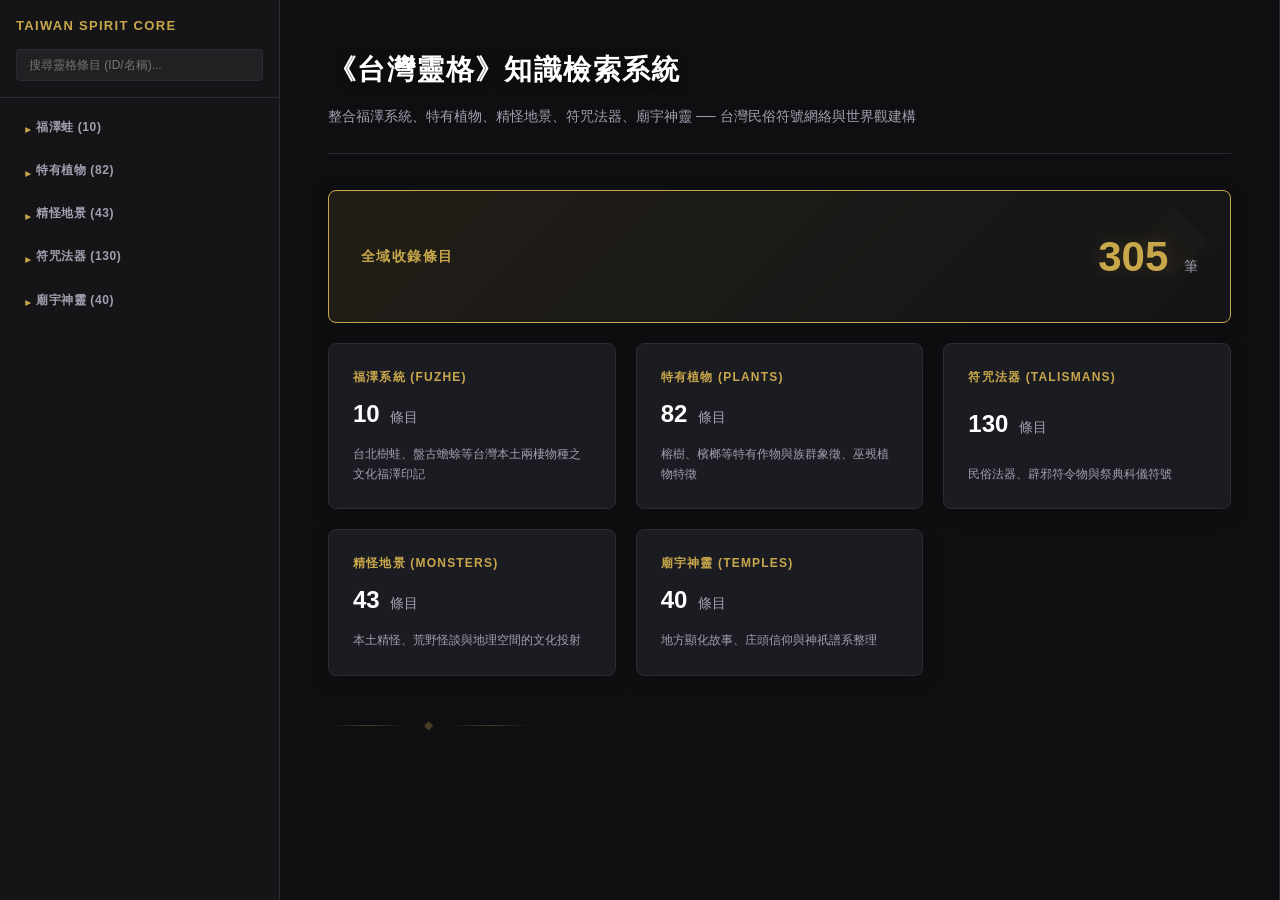
<file: index.html>
<!DOCTYPE html>
<html lang="zh-Hant">
<head>
  <meta charset="UTF-8">
  <meta name="viewport" content="width=device-width, initial-scale=1.0">
  <title>TaiwanSpiritCore — 台灣靈格系統</title>
  <link rel="stylesheet" href="dashboard.css">
</head>
<body>
  <div class="layout" id="app-layout">
    
    <!-- 左側側邊欄 -->
    <aside id="sidebar">
      <div class="sidebar-header">
        <span class="sidebar-title">Taiwan Spirit Core</span>
        <input type="text" id="search-input" placeholder="搜尋靈格條目 (ID/名稱)..." autocomplete="off">
      </div>
      <nav class="tree" id="tree-container" aria-label="知識樹">
        <!-- 知識樹會在此動態生成 -->
      </nav>
    </aside>

    <!-- 右側主要內容區 -->
    <main id="content">
      <!-- 初始預設頁面 -->
      <div class="content-placeholder">
        <h1>TaiwanSpiritCore 台灣靈格</h1>
        <p>請選擇左側條目或進行搜尋。</p>
        <div class="brand-decorative">
          <div class="line"></div>
          <div class="symbol">◆</div>
          <div class="line"></div>
        </div>
      </div>
    </main>

  </div>

  <!-- 載入本地資料庫 -->
  <script src="data/database.js"></script>
  <!-- 載入相關模組 -->
  <script src="modules/data-loader.js"></script>
  <script src="modules/router.js"></script>
  <script src="modules/search.js"></script>
  <script src="modules/renderer.js"></script>
  <script src="modules/stitch-interface.js"></script>
  <script src="modules/figma-interface.js"></script>
  <!-- 載入主應用程式進入點 -->
  <script src="app.js"></script>
</body>
</html>
</file>
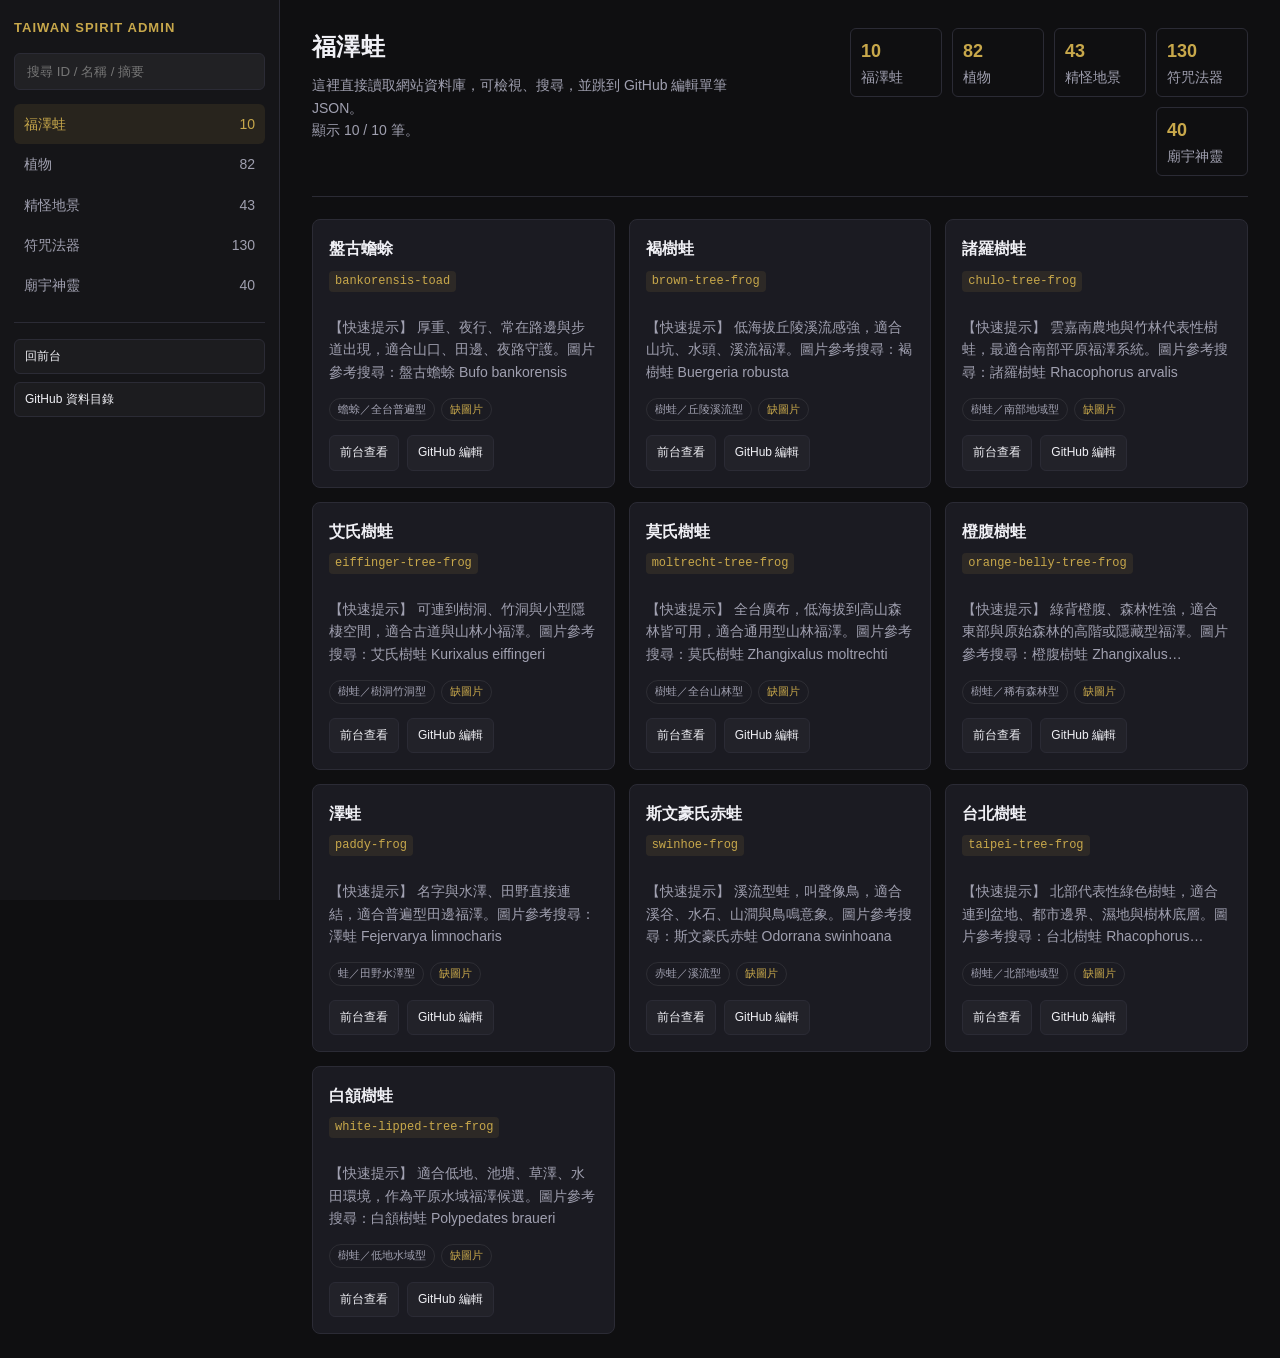
<file: admin/index.html>
<!DOCTYPE html>
<html lang="zh-Hant">
<head>
  <meta charset="utf-8">
  <meta name="viewport" content="width=device-width, initial-scale=1.0">
  <title>《台灣靈格》資料後台</title>
  <style>
    :root {
      --bg: #0f0f11;
      --panel: #151518;
      --card: #1b1b22;
      --border: #2b2b35;
      --text: #f0f0f5;
      --muted: #a0a0b0;
      --accent: #c8a84b;
      --blue: #4a90e2;
      --green: #2ecc71;
    }

    * { box-sizing: border-box; }

    body {
      margin: 0;
      min-height: 100vh;
      background: var(--bg);
      color: var(--text);
      font: 14px/1.6 "PingFang TC", "Noto Sans TC", "Microsoft JhengHei", sans-serif;
    }

    .admin-shell {
      display: grid;
      grid-template-columns: 280px minmax(0, 1fr);
      min-height: 100vh;
    }

    .sidebar {
      background: var(--panel);
      border-right: 1px solid var(--border);
      padding: 18px 14px;
      position: sticky;
      top: 0;
      height: 100vh;
      overflow: auto;
    }

    .brand {
      color: var(--accent);
      font-size: 13px;
      font-weight: 700;
      letter-spacing: 0.08em;
      margin-bottom: 14px;
    }

    .search {
      width: 100%;
      border: 1px solid var(--border);
      border-radius: 6px;
      background: rgba(255,255,255,0.05);
      color: var(--text);
      padding: 10px 12px;
      outline: none;
      margin-bottom: 14px;
    }

    .search:focus { border-color: var(--accent); }

    .nav-button {
      display: flex;
      justify-content: space-between;
      width: 100%;
      border: 0;
      border-radius: 6px;
      background: transparent;
      color: var(--muted);
      padding: 9px 10px;
      cursor: pointer;
      text-align: left;
      font: inherit;
    }

    .nav-button:hover,
    .nav-button.active {
      background: rgba(200,168,75,0.1);
      color: var(--accent);
    }

    .side-links {
      border-top: 1px solid var(--border);
      margin-top: 16px;
      padding-top: 16px;
      display: grid;
      gap: 8px;
    }

    .side-links a,
    .card-actions a {
      color: var(--text);
      text-decoration: none;
      border: 1px solid var(--border);
      border-radius: 6px;
      padding: 7px 10px;
      font-size: 12px;
      background: rgba(255,255,255,0.03);
    }

    .side-links a:hover,
    .card-actions a:hover {
      border-color: var(--accent);
      color: var(--accent);
    }

    .main {
      padding: 28px 32px;
      min-width: 0;
    }

    .header {
      display: flex;
      justify-content: space-between;
      gap: 24px;
      align-items: flex-start;
      border-bottom: 1px solid var(--border);
      padding-bottom: 20px;
      margin-bottom: 22px;
    }

    h1 {
      margin: 0 0 8px;
      font-size: 24px;
      letter-spacing: 0.02em;
    }

    .subtitle,
    .meta {
      color: var(--muted);
      margin: 0;
    }

    .stats {
      display: flex;
      gap: 10px;
      flex-wrap: wrap;
      justify-content: flex-end;
    }

    .stat {
      border: 1px solid var(--border);
      border-radius: 6px;
      padding: 8px 10px;
      color: var(--muted);
      min-width: 92px;
    }

    .stat strong {
      display: block;
      color: var(--accent);
      font-size: 18px;
    }

    .grid {
      display: grid;
      grid-template-columns: repeat(auto-fill, minmax(280px, 1fr));
      gap: 14px;
    }

    .entry-card {
      background: var(--card);
      border: 1px solid var(--border);
      border-radius: 8px;
      padding: 16px;
      min-width: 0;
    }

    .entry-title {
      margin: 0 0 6px;
      font-size: 16px;
      overflow-wrap: anywhere;
    }

    .entry-id {
      display: inline-block;
      color: var(--accent);
      background: rgba(200,168,75,0.1);
      border-radius: 4px;
      padding: 2px 6px;
      font: 12px/1.4 monospace;
      margin-bottom: 10px;
      overflow-wrap: anywhere;
    }

    .summary {
      color: var(--muted);
      display: -webkit-box;
      -webkit-line-clamp: 3;
      -webkit-box-orient: vertical;
      overflow: hidden;
      min-height: 68px;
    }

    .chips {
      display: flex;
      flex-wrap: wrap;
      gap: 6px;
      margin: 12px 0;
    }

    .chip {
      border: 1px solid rgba(255,255,255,0.08);
      border-radius: 999px;
      padding: 2px 8px;
      color: var(--muted);
      font-size: 11px;
    }

    .chip.image-ok { color: var(--green); }
    .chip.image-missing { color: var(--accent); }

    .card-actions {
      display: flex;
      flex-wrap: wrap;
      gap: 8px;
      margin-top: 14px;
    }

    .empty {
      border: 1px dashed var(--border);
      color: var(--muted);
      padding: 28px;
      border-radius: 8px;
      text-align: center;
    }

    @media (max-width: 760px) {
      .admin-shell { display: block; }
      .sidebar {
        position: static;
        height: auto;
        border-right: 0;
        border-bottom: 1px solid var(--border);
      }
      .main { padding: 22px 18px; }
      .header { display: block; }
      .stats { justify-content: flex-start; margin-top: 16px; }
    }
  </style>
</head>
<body>
  <div class="admin-shell">
    <aside class="sidebar">
      <div class="brand">TAIWAN SPIRIT ADMIN</div>
      <input class="search" id="search" type="search" placeholder="搜尋 ID / 名稱 / 摘要">
      <nav id="theme-nav"></nav>
      <div class="side-links">
        <a href="../">回前台</a>
        <a href="https://github.com/Lxontw/TaiwanSpiritCore/tree/main/data" target="_blank" rel="noreferrer">GitHub 資料目錄</a>
      </div>
    </aside>

    <main class="main">
      <header class="header">
        <div>
          <h1 id="page-title">資料後台</h1>
          <p class="subtitle">這裡直接讀取網站資料庫，可檢視、搜尋，並跳到 GitHub 編輯單筆 JSON。</p>
          <p class="meta" id="status">正在載入資料...</p>
        </div>
        <div class="stats" id="stats"></div>
      </header>
      <section class="grid" id="entries"></section>
    </main>
  </div>

  <script src="../data/database.js"></script>
  <script>
    const THEMES = [
      ['fuzhe', '福澤蛙'],
      ['plants', '植物'],
      ['monsters', '精怪地景'],
      ['talismans', '符咒法器'],
      ['temples', '廟宇神靈']
    ];

    const REPO_EDIT_BASE = 'https://github.com/Lxontw/TaiwanSpiritCore/edit/main';
    let activeTheme = 'fuzhe';
    let query = '';

    const navEl = document.getElementById('theme-nav');
    const entriesEl = document.getElementById('entries');
    const statsEl = document.getElementById('stats');
    const statusEl = document.getElementById('status');
    const titleEl = document.getElementById('page-title');
    const searchEl = document.getElementById('search');

    function encodeRoute(value) {
      return encodeURIComponent(String(value || ''));
    }

    function escapeHtml(value) {
      return String(value ?? '')
        .replace(/&/g, '&amp;')
        .replace(/</g, '&lt;')
        .replace(/>/g, '&gt;')
        .replace(/"/g, '&quot;')
        .replace(/'/g, '&#39;');
    }

    function getDb() {
      return window.TAIWAN_SPIRIT_DB || {};
    }

    function itemText(item) {
      return [
        item.id,
        item.title,
        item.subtitle,
        item.category,
        item.content?.summary,
        ...(item.content?.regions || []),
        ...(item.content?.cities || []),
        ...(item.content?.landscapes || [])
      ].join(' ').toLowerCase();
    }

    function editPath(theme, id) {
      return `${REPO_EDIT_BASE}/data/${theme}/${id}.json`;
    }

    function renderNav() {
      const db = getDb();
      navEl.innerHTML = THEMES.map(([theme, label]) => {
        const count = Array.isArray(db[theme]) ? db[theme].length : 0;
        return `<button class="nav-button ${theme === activeTheme ? 'active' : ''}" data-theme="${theme}">
          <span>${label}</span><span>${count}</span>
        </button>`;
      }).join('');

      navEl.querySelectorAll('button').forEach(button => {
        button.addEventListener('click', () => {
          activeTheme = button.dataset.theme;
          render();
        });
      });
    }

    function renderStats() {
      const db = getDb();
      statsEl.innerHTML = THEMES.map(([theme, label]) => {
        const count = Array.isArray(db[theme]) ? db[theme].length : 0;
        return `<div class="stat"><strong>${count}</strong>${label}</div>`;
      }).join('');
    }

    function renderEntries() {
      const db = getDb();
      const items = Array.isArray(db[activeTheme]) ? db[activeTheme] : [];
      const q = query.trim().toLowerCase();
      const filtered = q ? items.filter(item => itemText(item).includes(q)) : items;
      const label = THEMES.find(([theme]) => theme === activeTheme)?.[1] || activeTheme;

      titleEl.textContent = label;
      statusEl.textContent = `顯示 ${filtered.length} / ${items.length} 筆。`;

      if (filtered.length === 0) {
        entriesEl.innerHTML = '<div class="empty">沒有符合搜尋條件的資料。</div>';
        return;
      }

      entriesEl.innerHTML = filtered.map(item => {
        const summary = item.content?.summary || '暫無摘要';
        const hasImage = Boolean(item.image);
        const frontendUrl = `../#/theme/${encodeRoute(activeTheme)}/item/${encodeRoute(item.id)}`;
        return `<article class="entry-card">
          <h2 class="entry-title">${escapeHtml(item.title || item.id)}</h2>
          <span class="entry-id">${escapeHtml(item.id)}</span>
          <p class="summary">${escapeHtml(summary)}</p>
          <div class="chips">
            <span class="chip">${escapeHtml(item.category || '未分類')}</span>
            <span class="chip ${hasImage ? 'image-ok' : 'image-missing'}">${hasImage ? '有圖片' : '缺圖片'}</span>
          </div>
          <div class="card-actions">
            <a href="${frontendUrl}">前台查看</a>
            <a href="${editPath(activeTheme, encodeURIComponent(item.id))}" target="_blank" rel="noreferrer">GitHub 編輯</a>
          </div>
        </article>`;
      }).join('');
    }

    function render() {
      renderNav();
      renderStats();
      renderEntries();
    }

    searchEl.addEventListener('input', event => {
      query = event.target.value;
      renderEntries();
    });

    if (!window.TAIWAN_SPIRIT_DB) {
      statusEl.textContent = '資料庫載入失敗，請確認 data/database.js 是否存在。';
      entriesEl.innerHTML = '<div class="empty">無法載入資料。</div>';
    } else {
      render();
    }
  </script>
</body>
</html>
</file>
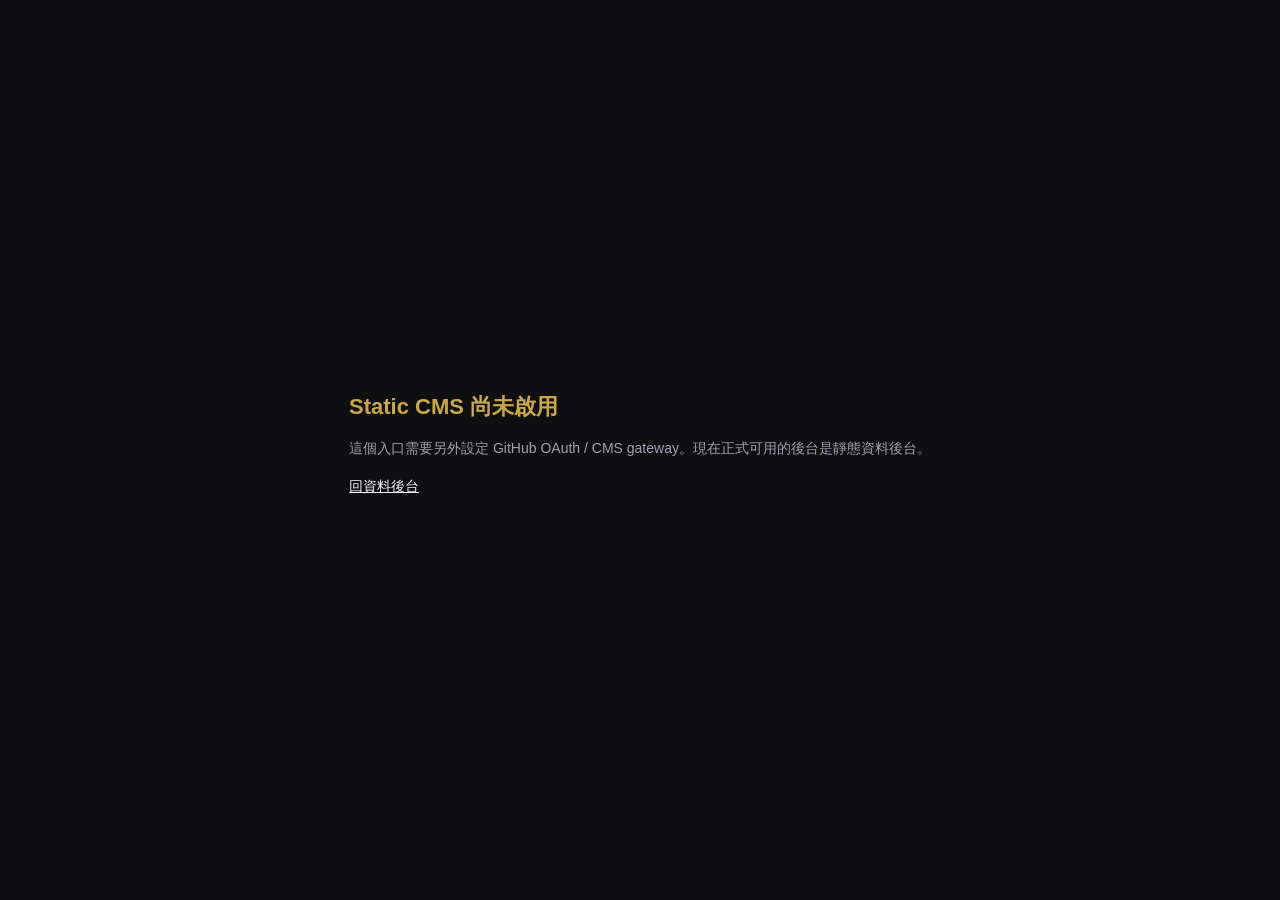
<file: admin/cms.html>
<!DOCTYPE html>
<html lang="zh-Hant">
<head>
  <meta charset="utf-8">
  <meta name="viewport" content="width=device-width, initial-scale=1.0">
  <title>Static CMS 尚未啟用</title>
  <style>
    body {
      margin: 0;
      min-height: 100vh;
      display: grid;
      place-items: center;
      background: #0f0f11;
      color: #f0f0f5;
      font: 14px/1.7 "PingFang TC", "Noto Sans TC", "Microsoft JhengHei", sans-serif;
    }

    main {
      max-width: 680px;
      padding: 28px;
    }

    h1 {
      margin: 0 0 12px;
      font-size: 22px;
      color: #c8a84b;
    }

    p {
      color: #a0a0b0;
      margin: 0 0 14px;
    }

    a {
      color: #f0f0f5;
    }
  </style>
</head>
<body>
  <main>
    <h1>Static CMS 尚未啟用</h1>
    <p>這個入口需要另外設定 GitHub OAuth / CMS gateway。現在正式可用的後台是靜態資料後台。</p>
    <p><a href="./">回資料後台</a></p>
  </main>
</body>
</html>
</file>
<file: dashboard.css>
/* ==========================================
   TaiwanSpiritCore — 全域設計系統 (Dark & Gold)
   ========================================== */

:root {
  --bg-dark: #0f0f11;
  --bg-sidebar: #151518;
  --bg-sidebar-hover: #262626;
  --bg-content: #121212;
  --bg-card: #1b1b22;
  --border-color: #2b2b35;
  --border-gold: rgba(200, 168, 75, 0.2);
  --text-primary: #f0f0f5;
  --text-secondary: #a0a0b0;
  --accent-gold: #c8a84b;
  --accent-gold-hover: #e0be5a;
  --font-family: "PingFang TC", "Noto Sans TC", "Microsoft JhengHei", sans-serif;
  --transition-smooth: all 0.3s cubic-bezier(0.25, 0.8, 0.25, 1);
}

*,
*::before,
*::after {
  box-sizing: border-box;
  margin: 0;
  padding: 0;
}

html,
body {
  height: 100%;
  font-family: var(--font-family);
  font-size: 14px;
  line-height: 1.6;
  color: var(--text-primary);
  background: var(--bg-dark);
  overflow: hidden;
}

/* ==========================================
   SPA Layout 排版
   ========================================== */

.layout {
  display: grid;
  grid-template-columns: 280px minmax(0, 1fr);
  grid-template-areas: "sidebar content";
  height: 100vh;
  overflow: hidden;
}

/* 原有 dashboard 結構適配 */
.dashboard {
  display: grid;
  grid-template-columns: 260px minmax(0, 1fr) 280px;
  grid-template-rows: 1fr 32px;
  grid-template-areas:
    "sidebar content assistant"
    "statusbar statusbar statusbar";
  height: 100vh;
  overflow: hidden;
}

.dashboard.sidebar-collapsed {
  grid-template-columns: 0 1fr 280px;
}

/* ==========================================
   左側側邊欄 (Sidebar & Knowledge Tree)
   ========================================== */

#sidebar,
.sidebar {
  grid-area: sidebar;
  display: flex;
  flex-direction: column;
  min-width: 0;
  background: var(--bg-sidebar);
  color: var(--text-secondary);
  overflow: hidden;
  border-right: 1px solid var(--border-color);
}

.sidebar-header {
  padding: 16px;
  border-bottom: 1px solid var(--border-color);
  flex-shrink: 0;
}

.sidebar-title {
  display: block;
  font-size: 13px;
  font-weight: 700;
  letter-spacing: 0.1em;
  text-transform: uppercase;
  color: var(--accent-gold);
  margin-bottom: 12px;
}

#search-input {
  width: 100%;
  background: rgba(255, 255, 255, 0.05);
  border: 1px solid var(--border-color);
  border-radius: 4px;
  color: var(--text-primary);
  padding: 8px 12px;
  font-size: 12px;
  outline: none;
  transition: var(--transition-smooth);
}

#search-input:focus {
  border-color: var(--accent-gold);
  background: rgba(255, 255, 255, 0.08);
  box-shadow: 0 0 8px rgba(200, 168, 75, 0.15);
}

.tree {
  overflow-y: auto;
  flex: 1;
  padding: 12px 8px;
}

.tree-group {
  margin-bottom: 8px;
  transition: var(--transition-smooth);
}

.tree-group-toggle {
  display: flex;
  align-items: center;
  width: 100%;
  background: none;
  border: none;
  color: var(--text-secondary);
  cursor: pointer;
  font-size: 12px;
  font-weight: 600;
  letter-spacing: 0.05em;
  padding: 8px 12px;
  text-align: left;
  border-radius: 4px;
  transition: var(--transition-smooth);
}

.tree-group-toggle:hover {
  color: var(--text-primary);
  background: var(--bg-sidebar-hover);
}

.tree-group-toggle .arrow {
  display: inline-block;
  width: 16px;
  font-size: 10px;
  color: var(--accent-gold);
  transition: transform 0.2s ease;
}

.tree-group.collapsed .tree-items {
  display: none;
}

.tree-items {
  list-style: none;
  padding-left: 12px;
  margin-top: 4px;
}

.tree-item {
  margin-bottom: 2px;
}

.tree-item a,
.tree-item button {
  display: flex;
  align-items: center;
  width: 100%;
  background: none;
  border: none;
  color: var(--text-secondary);
  text-decoration: none;
  cursor: pointer;
  font-size: 12px;
  padding: 6px 12px;
  text-align: left;
  border-radius: 4px;
  transition: var(--transition-smooth);
}

.tree-item a:hover,
.tree-item button:hover {
  background: var(--bg-sidebar-hover);
  color: var(--text-primary);
}

.tree-item.active a,
.tree-item button.active {
  background: rgba(200, 168, 75, 0.1);
  color: var(--accent-gold);
  border-left: 3px solid var(--accent-gold);
  border-top-left-radius: 0;
  border-bottom-left-radius: 0;
  padding-left: 9px;
  font-weight: 600;
}

.tree-item .tree-id {
  flex: 0 0 auto;
  color: var(--text-secondary);
  opacity: 0.5;
  font-size: 10px;
  font-family: monospace;
  margin-right: 8px;
  background: rgba(255, 255, 255, 0.05);
  padding: 1px 4px;
  border-radius: 2px;
}

.tree-item .tree-title {
  min-width: 0;
  overflow: hidden;
  text-overflow: ellipsis;
  white-space: nowrap;
}

.tree-item.active .tree-id {
  opacity: 0.8;
  background: rgba(200, 168, 75, 0.2);
  color: var(--accent-gold);
}

/* ==========================================
   右側內容區 (Main Content)
   ========================================== */

#content,
.content {
  grid-area: content;
  display: flex;
  flex-direction: column;
  min-width: 0;
  background: var(--bg-dark);
  overflow-y: auto;
  border-right: 1px solid var(--border-color);
  position: relative;
}

/* 滾動條樣式優化 */
::-webkit-scrollbar {
  width: 6px;
  height: 6px;
}
::-webkit-scrollbar-track {
  background: transparent;
}
::-webkit-scrollbar-thumb {
  background: var(--border-color);
  border-radius: 3px;
}
::-webkit-scrollbar-thumb:hover {
  background: var(--accent-gold);
}

/* 麵包屑導航 */
.breadcrumbs {
  font-size: 11px;
  color: var(--text-secondary);
  margin-bottom: 12px;
  letter-spacing: 0.05em;
}

.breadcrumbs a {
  color: var(--text-secondary);
  text-decoration: none;
  transition: var(--transition-smooth);
}

.breadcrumbs a:hover {
  color: var(--accent-gold);
}

.breadcrumbs span {
  color: var(--accent-gold);
}

.content-header {
  padding: 32px 40px 20px;
  border-bottom: 1px solid var(--border-color);
  flex-shrink: 0;
  background: linear-gradient(180deg, rgba(200, 168, 75, 0.02) 0%, transparent 100%);
}

.content-title {
  font-size: 26px;
  font-weight: 700;
  color: #ffffff;
  letter-spacing: 0.02em;
  margin-bottom: 6px;
  text-shadow: 0 2px 10px rgba(0,0,0,0.5);
  overflow-wrap: anywhere;
}

.content-subtitle {
  font-size: 14px;
  color: var(--text-secondary);
  margin-bottom: 16px;
}

.content-meta {
  display: flex;
  flex-wrap: wrap;
  gap: 16px;
  font-size: 12px;
}

.meta-item {
  display: inline-flex;
  align-items: center;
  gap: 6px;
  background: rgba(255, 255, 255, 0.03);
  padding: 4px 10px;
  border-radius: 4px;
  border: 1px solid var(--border-color);
}

.meta-label {
  color: var(--text-secondary);
  font-size: 11px;
}

.meta-val {
  color: var(--text-primary);
  font-weight: 500;
}

.meta-val.badge {
  color: var(--accent-gold);
  font-weight: 600;
}

.content-body {
  flex: 1;
  padding: 32px 40px;
}

/* ==========================================
   內容 Markdown 元素樣式
   ========================================== */

.content-markdown h2 {
  font-size: 16px;
  font-weight: 600;
  color: var(--accent-gold);
  margin-bottom: 16px;
  padding-bottom: 8px;
  border-bottom: 1px solid var(--border-color);
  letter-spacing: 0.05em;
  display: flex;
  align-items: center;
  gap: 8px;
}

.content-markdown h2::before {
  content: "◆";
  font-size: 10px;
  color: var(--accent-gold);
}

.content-markdown h3 {
  font-size: 14px;
  font-weight: 600;
  color: #ffffff;
  margin-bottom: 12px;
  letter-spacing: 0.02em;
}

.content-markdown p {
  color: var(--text-secondary);
  font-size: 13px;
  line-height: 1.7;
  margin-bottom: 16px;
}

.summary-box {
  background: rgba(255, 255, 255, 0.02);
  border: 1px solid var(--border-color);
  border-left: 3px solid var(--accent-gold);
  padding: 20px;
  border-radius: 4px;
  margin-bottom: 24px;
  box-shadow: 0 4px 20px rgba(0, 0, 0, 0.2);
}

.summary-box p {
  margin-bottom: 0;
  color: var(--text-primary);
  font-size: 14px;
  overflow-wrap: anywhere;
}

/* 雙欄資訊網格 */
.info-grid {
  display: grid;
  grid-template-columns: 1fr 1fr;
  gap: 24px;
  margin-bottom: 28px;
}

.grid-card {
  background: var(--bg-card);
  min-width: 0;
  border: 1px solid var(--border-color);
  border-radius: 6px;
  padding: 20px;
  box-shadow: 0 4px 30px rgba(0, 0, 0, 0.25);
  transition: var(--transition-smooth);
}

.grid-card:hover {
  border-color: rgba(200, 168, 75, 0.3);
  transform: translateY(-2px);
}

.meta-group {
  margin-bottom: 12px;
}

.meta-group:last-child {
  margin-bottom: 0;
}

.meta-group label {
  display: block;
  font-size: 11px;
  color: var(--text-secondary);
  margin-bottom: 6px;
}

.tag-container {
  display: flex;
  flex-wrap: wrap;
  gap: 6px;
}

.tag {
  font-size: 11px;
  padding: 3px 8px;
  border-radius: 4px;
  border: 1px solid rgba(255, 255, 255, 0.05);
}

.tag-region {
  background: rgba(200, 168, 75, 0.1);
  color: var(--accent-gold);
  border-color: rgba(200, 168, 75, 0.2);
}

.tag-city {
  background: rgba(74, 144, 226, 0.1);
  color: #4a90e2;
  border-color: rgba(74, 144, 226, 0.2);
}

.tag-landscape {
  background: rgba(46, 204, 113, 0.1);
  color: #2ecc71;
  border-color: rgba(46, 204, 113, 0.2);
}

.empty-tag {
  color: var(--text-secondary);
  opacity: 0.5;
  font-size: 11px;
}

/* 列表樣式 */
.styled-list {
  list-style: none;
}

.styled-list li {
  position: relative;
  padding-left: 16px;
  margin-bottom: 8px;
  font-size: 13px;
  color: var(--text-secondary);
}

.styled-list li::before {
  content: "└─";
  position: absolute;
  left: 0;
  color: var(--accent-gold);
  font-size: 11px;
}

.tips-list li::before {
  content: "✦";
  color: var(--accent-gold);
}

/* 預設載入與預留位置 */
.content-placeholder {
  flex: 1;
  display: flex;
  flex-direction: column;
  align-items: center;
  justify-content: center;
  padding: 40px;
  text-align: center;
  color: var(--text-secondary);
}

.content-placeholder h1 {
  font-size: 24px;
  color: #ffffff;
  margin-bottom: 8px;
  letter-spacing: 0.05em;
}

.brand-decorative {
  display: flex;
  align-items: center;
  gap: 16px;
  margin-top: 24px;
  opacity: 0.3;
}

.brand-decorative .line {
  width: 80px;
  height: 1px;
  background: linear-gradient(90deg, transparent, var(--accent-gold), transparent);
}

.brand-decorative .symbol {
  font-size: 12px;
  color: var(--accent-gold);
}

/* 錯誤提示 */
.content-error {
  padding: 40px;
  text-align: center;
}

.content-error h2 {
  color: #ff4a4a;
  font-size: 20px;
  margin-bottom: 12px;
}

.btn-back {
  display: inline-block;
  margin-top: 20px;
  background: transparent;
  border: 1px solid var(--accent-gold);
  color: var(--accent-gold);
  padding: 8px 20px;
  text-decoration: none;
  font-size: 12px;
  border-radius: 4px;
  transition: var(--transition-smooth);
}

.btn-back:hover {
  background: var(--accent-gold);
  color: #000;
  box-shadow: 0 4px 15px rgba(200, 168, 75, 0.3);
}

/* 主題清單網格 */
.theme-grid {
  display: grid;
  grid-template-columns: repeat(auto-fill, minmax(280px, 1fr));
  gap: 20px;
}

.theme-item-card {
  background: var(--bg-card);
  border: 1px solid var(--border-color);
  border-radius: 6px;
  padding: 20px;
  display: flex;
  flex-direction: column;
  justify-content: space-between;
  min-height: 140px;
  transition: var(--transition-smooth);
}

.theme-item-card:hover {
  border-color: var(--accent-gold);
  box-shadow: 0 4px 20px rgba(200, 168, 75, 0.1);
  transform: translateY(-2px);
}

.theme-item-card h3 a {
  color: #ffffff;
  text-decoration: none;
  font-size: 15px;
  font-weight: 600;
  transition: var(--transition-smooth);
}

.theme-item-card h3 a:hover {
  color: var(--accent-gold);
}

.theme-item-desc {
  font-size: 12px;
  color: var(--text-secondary);
  margin-top: 8px;
  margin-bottom: 12px;
  line-height: 1.5;
  display: -webkit-box;
  -webkit-line-clamp: 2;
  -webkit-box-orient: vertical;
  overflow: hidden;
}

.theme-item-footer {
  display: flex;
  justify-content: space-between;
  align-items: center;
  font-size: 10px;
  color: var(--text-secondary);
  opacity: 0.7;
}

.theme-item-footer code {
  background: rgba(255, 255, 255, 0.05);
  padding: 1px 4px;
  border-radius: 2px;
}

/* ==========================================
   動畫效果 (Animations)
   ========================================== */

@keyframes fadeIn {
  from {
    opacity: 0;
    transform: translateY(6px);
  }
  to {
    opacity: 1;
    transform: translateY(0);
  }
}

.animate-fade-in {
  animation: fadeIn 0.4s cubic-bezier(0.25, 0.8, 0.25, 1) forwards;
}

/* ==========================================
   Task 3 UI 卡片與元素渲染擴展
   ========================================== */

/* details & summary 左側導航適配 */
details.tree-group summary {
  list-style: none;
  outline: none;
}

details.tree-group summary::-webkit-details-marker {
  display: none;
}

details.tree-group .tree-group-toggle .arrow {
  transform: rotate(-90deg);
  transition: transform 0.2s cubic-bezier(0.25, 0.8, 0.25, 1);
}

details.tree-group[open] .tree-group-toggle .arrow {
  transform: rotate(0deg);
}

/* Card 容器 */
.card.detail-card {
  background: var(--bg-card);
  border: 1px solid var(--border-color);
  border-radius: 8px;
  padding: 32px 40px;
  margin-bottom: 24px;
  box-shadow: 0 10px 40px rgba(0, 0, 0, 0.35);
  transition: border-color 0.4s ease, box-shadow 0.4s ease, transform 0.4s ease;
  position: relative;
  overflow: hidden;
}

.card.detail-card:hover {
  border-color: rgba(200, 168, 75, 0.25);
  box-shadow: 0 12px 50px rgba(200, 168, 75, 0.05);
}

/* 當卡片被錨點定位高亮時的視覺效果 */
.card.detail-card.highlighted {
  border-color: var(--accent-gold);
  box-shadow: 0 0 25px rgba(200, 168, 75, 0.15);
  animation: highlightPulse 2s ease-in-out;
}

@keyframes highlightPulse {
  0% {
    box-shadow: 0 0 0 rgba(200, 168, 75, 0);
  }
  30% {
    box-shadow: 0 0 30px rgba(200, 168, 75, 0.3);
  }
  100% {
    box-shadow: 0 0 25px rgba(200, 168, 75, 0.15);
  }
}

/* Chip / 標籤 */
.chip {
  display: inline-block;
  font-size: 11px;
  padding: 4px 10px;
  border-radius: 4px;
  text-decoration: none;
  border: 1px solid rgba(255, 255, 255, 0.05);
  background: rgba(255, 255, 255, 0.03);
  color: var(--text-secondary);
  transition: var(--transition-smooth);
}

.chip:hover {
  background: rgba(200, 168, 75, 0.1);
  color: var(--accent-gold);
  border-color: rgba(200, 168, 75, 0.2);
}

/* 圖片框與預留位置 */
.imagebox {
  width: 100%;
  max-width: 600px;
  height: 240px;
  border-radius: 6px;
  overflow: hidden;
  margin-bottom: 24px;
  background: rgba(255, 255, 255, 0.02);
  display: flex;
  align-items: center;
  justify-content: center;
  border: 1px solid var(--border-color);
}

.imagebox.pending {
  border: 1px dashed rgba(200, 168, 75, 0.3);
  background: rgba(200, 168, 75, 0.02);
  color: var(--text-secondary);
  text-align: center;
  padding: 24px;
}

.imagebox.pending .pending-content {
  display: flex;
  flex-direction: column;
  align-items: center;
  gap: 12px;
}

.imagebox.pending .pending-icon {
  font-size: 28px;
  opacity: 0.6;
}

.imagebox.pending strong {
  color: var(--accent-gold);
}

/* 主題詳細流滾動排版 */
.theme-detail-flow {
  display: flex;
  flex-direction: column;
  gap: 32px;
  padding: 32px 40px;
}

/* ==========================================
   預設首頁 Bento Grid 導覽與統計數據面板
   ========================================== */

.home-dashboard {
  padding: 48px;
  width: 100%;
  max-width: none;
  margin: 0;
  overflow-y: auto;
  flex: 1;
}

.home-header {
  margin-bottom: 36px;
  border-bottom: 1px solid var(--border-color);
  padding-bottom: 24px;
}

.home-title {
  font-size: 28px;
  font-weight: 700;
  color: #ffffff;
  margin-bottom: 12px;
  letter-spacing: 0.05em;
  text-shadow: 0 2px 10px rgba(0, 0, 0, 0.5);
}

.home-subtitle {
  font-size: 14px;
  color: var(--text-secondary);
  line-height: 1.7;
}

.stats-bento {
  display: grid;
  grid-template-columns: repeat(3, 1fr);
  gap: 20px;
}

.bento-card {
  position: relative;
  min-width: 0;
  background: var(--bg-card);
  border: 1px solid var(--border-color);
  border-radius: 8px;
  padding: 24px;
  text-decoration: none;
  color: var(--text-primary);
  transition: var(--transition-smooth);
  overflow: hidden;
  box-shadow: 0 4px 20px rgba(0, 0, 0, 0.15);
  display: flex;
  flex-direction: column;
  justify-content: space-between;
}

.bento-card:hover {
  transform: translateY(-4px);
  border-color: var(--accent-gold);
  box-shadow: 0 8px 30px rgba(200, 168, 75, 0.15);
}

.main-stats {
  grid-column: span 3;
  background: linear-gradient(135deg, rgba(200, 168, 75, 0.1) 0%, rgba(21, 21, 24, 0.9) 100%);
  border: 1px solid var(--accent-gold);
  padding: 32px;
  flex-direction: row;
  align-items: center;
}

.bento-label {
  font-size: 12px;
  font-weight: 600;
  color: var(--accent-gold);
  text-transform: uppercase;
  letter-spacing: 0.1em;
  display: block;
  margin-bottom: 8px;
}

.main-stats .bento-label {
  margin-bottom: 0;
  font-size: 14px;
}

.bento-val {
  font-size: 24px;
  font-weight: 700;
  color: #ffffff;
}

.main-stats .bento-val {
  font-size: 42px;
  color: var(--accent-gold);
  text-shadow: 0 0 20px rgba(200, 168, 75, 0.2);
}

.bento-val .unit {
  font-size: 14px;
  font-weight: 400;
  color: var(--text-secondary);
  margin-left: 4px;
}

.bento-desc {
  font-size: 12px;
  color: var(--text-secondary);
  line-height: 1.6;
  margin-top: 12px;
  overflow-wrap: anywhere;
}

.bento-bg-icon {
  position: absolute;
  right: 20px;
  bottom: 10px;
  font-size: 96px;
  color: rgba(200, 168, 75, 0.03);
  pointer-events: none;
  font-family: serif;
}

/* 響應式佈局 */
@media (max-width: 900px) {
  .layout {
    grid-template-columns: 220px minmax(0, 1fr);
    grid-template-areas: "sidebar content";
  }

  .dashboard {
    grid-template-columns: 220px minmax(0, 1fr);
    grid-template-areas:
      "sidebar content"
      "statusbar statusbar";
  }

  .assistant {
    display: none;
  }

  .stats-bento {
    grid-template-columns: repeat(2, 1fr);
  }
  .main-stats {
    grid-column: span 2;
  }
}

@media (max-width: 600px) {
  body {
    overflow: auto;
  }

  .layout,
  .dashboard {
    display: flex;
    flex-direction: column;
    height: auto;
    min-height: 100vh;
    overflow: visible;
  }

  #sidebar,
  .sidebar {
    max-height: 42vh;
    border-right: none;
    border-bottom: 1px solid var(--border-color);
  }

  #content,
  .content {
    min-height: 58vh;
    border-right: none;
  }

  .content-header,
  .content-body,
  .theme-detail-flow,
  .home-dashboard {
    padding-left: 20px;
    padding-right: 20px;
  }

  .info-grid {
    grid-template-columns: 1fr;
  }

  .stats-bento {
    grid-template-columns: 1fr;
  }
  .main-stats {
    grid-column: span 1;
    flex-direction: column;
    align-items: flex-start;
    gap: 12px;
  }
  .home-dashboard {
    padding: 24px;
  }
}
</file>
